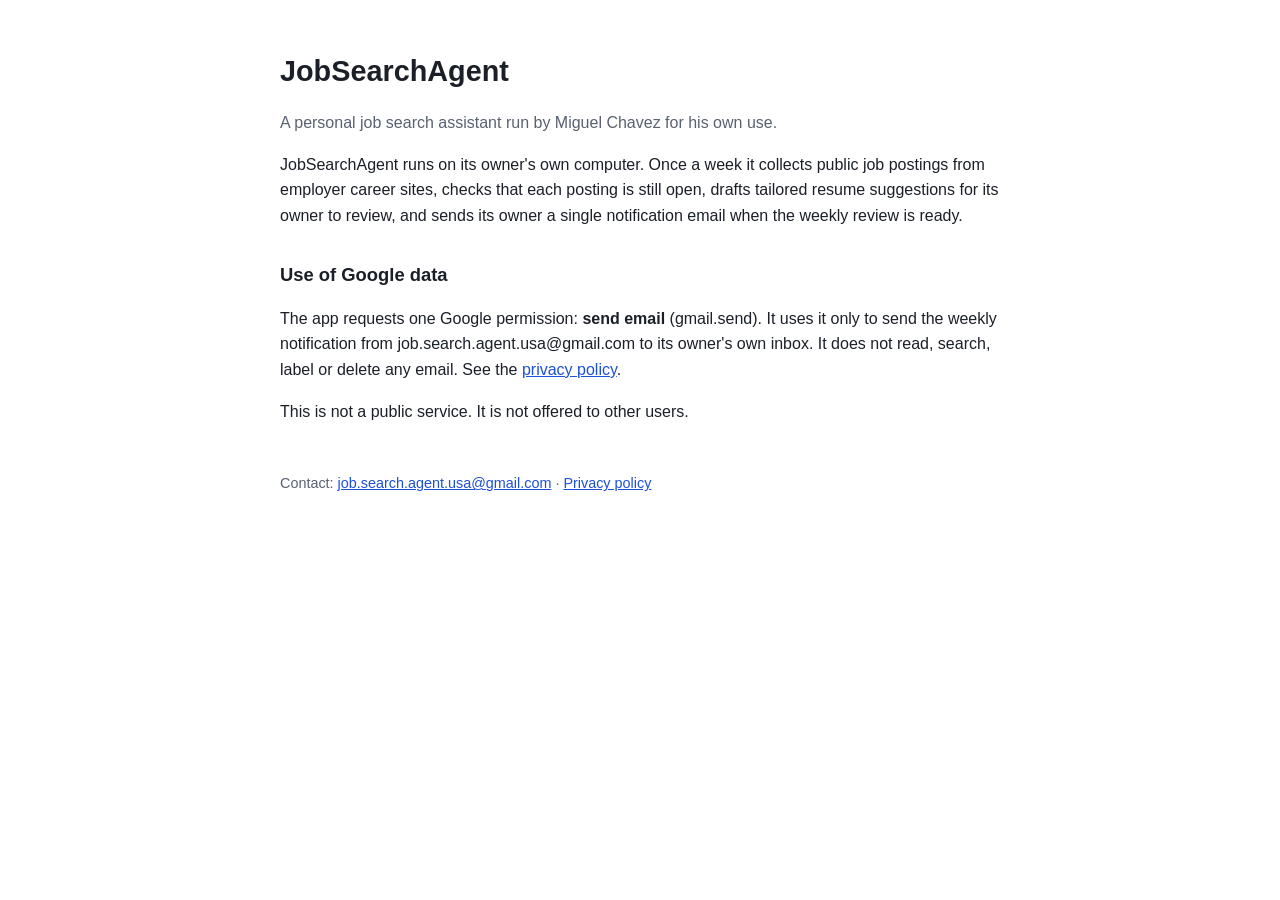
<file: index.html>
<!doctype html>
<html lang="en"><head><meta charset="utf-8"><meta name="viewport" content="width=device-width,initial-scale=1">
<title>JobSearchAgent</title><link rel="stylesheet" href="style.css"></head>
<body>
<h1>JobSearchAgent</h1>
<p class="muted">A personal job search assistant run by Miguel Chavez for his own use.</p>
<p>JobSearchAgent runs on its owner's own computer. Once a week it collects public job postings from employer career sites, checks that each posting is still open, drafts tailored resume suggestions for its owner to review, and sends its owner a single notification email when the weekly review is ready.</p>
<h2>Use of Google data</h2>
<p>The app requests one Google permission: <strong>send email</strong> (gmail.send). It uses it only to send the weekly notification from job.search.agent.usa@gmail.com to its owner's own inbox. It does not read, search, label or delete any email. See the <a href="privacy.html">privacy policy</a>.</p>
<p>This is not a public service. It is not offered to other users.</p>
<footer>Contact: <a href="mailto:job.search.agent.usa@gmail.com">job.search.agent.usa@gmail.com</a> · <a href="privacy.html">Privacy policy</a></footer>
</body></html>
</file>
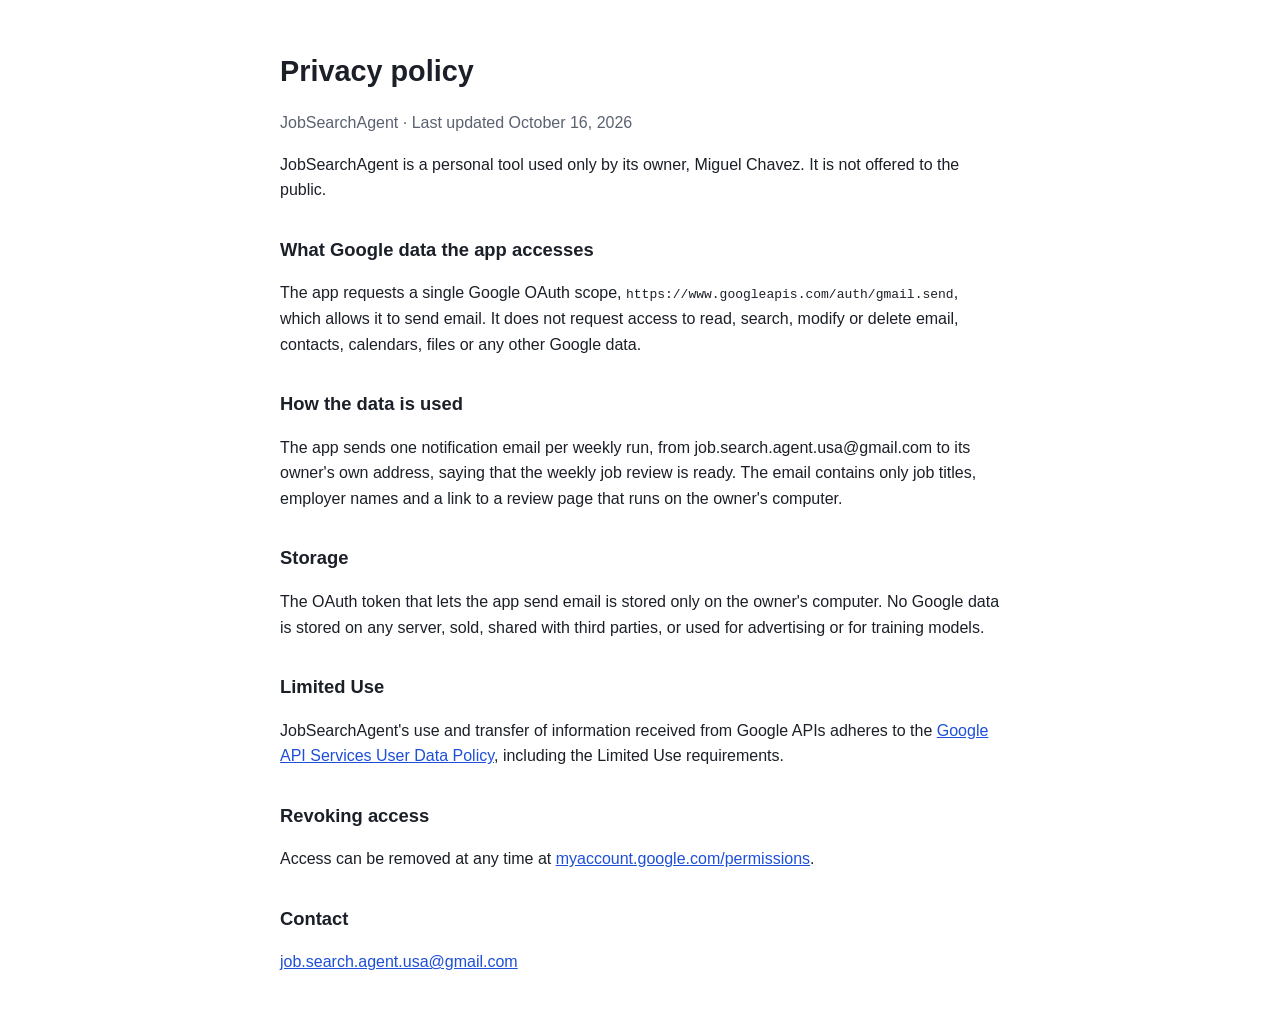
<file: privacy.html>
<!doctype html>
<html lang="en"><head><meta charset="utf-8"><meta name="viewport" content="width=device-width,initial-scale=1">
<title>JobSearchAgent privacy policy</title><link rel="stylesheet" href="style.css"></head>
<body>
<h1>Privacy policy</h1>
<p class="muted">JobSearchAgent · Last updated October 16, 2026</p>
<p>JobSearchAgent is a personal tool used only by its owner, Miguel Chavez. It is not offered to the public.</p>
<h2>What Google data the app accesses</h2>
<p>The app requests a single Google OAuth scope, <code>https://www.googleapis.com/auth/gmail.send</code>, which allows it to send email. It does not request access to read, search, modify or delete email, contacts, calendars, files or any other Google data.</p>
<h2>How the data is used</h2>
<p>The app sends one notification email per weekly run, from job.search.agent.usa@gmail.com to its owner's own address, saying that the weekly job review is ready. The email contains only job titles, employer names and a link to a review page that runs on the owner's computer.</p>
<h2>Storage</h2>
<p>The OAuth token that lets the app send email is stored only on the owner's computer. No Google data is stored on any server, sold, shared with third parties, or used for advertising or for training models.</p>
<h2>Limited Use</h2>
<p>JobSearchAgent's use and transfer of information received from Google APIs adheres to the <a href="https://developers.google.com/terms/api-services-user-data-policy">Google API Services User Data Policy</a>, including the Limited Use requirements.</p>
<h2>Revoking access</h2>
<p>Access can be removed at any time at <a href="https://myaccount.google.com/permissions">myaccount.google.com/permissions</a>.</p>
<h2>Contact</h2>
<p><a href="mailto:job.search.agent.usa@gmail.com">job.search.agent.usa@gmail.com</a></p>
</body></html>
</file>
<file: style.css>
body{font-family:-apple-system,"Segoe UI",Roboto,Arial,sans-serif;max-width:720px;margin:48px auto;padding:0 16px;line-height:1.6;color:#1b1f27;background:#fff}
h1{font-size:1.8rem;margin-bottom:.2rem}h2{font-size:1.15rem;margin-top:2rem}
.muted{color:#5a6170}a{color:#1d4fd8}footer{margin-top:3rem;font-size:.9rem;color:#5a6170}
</file>
